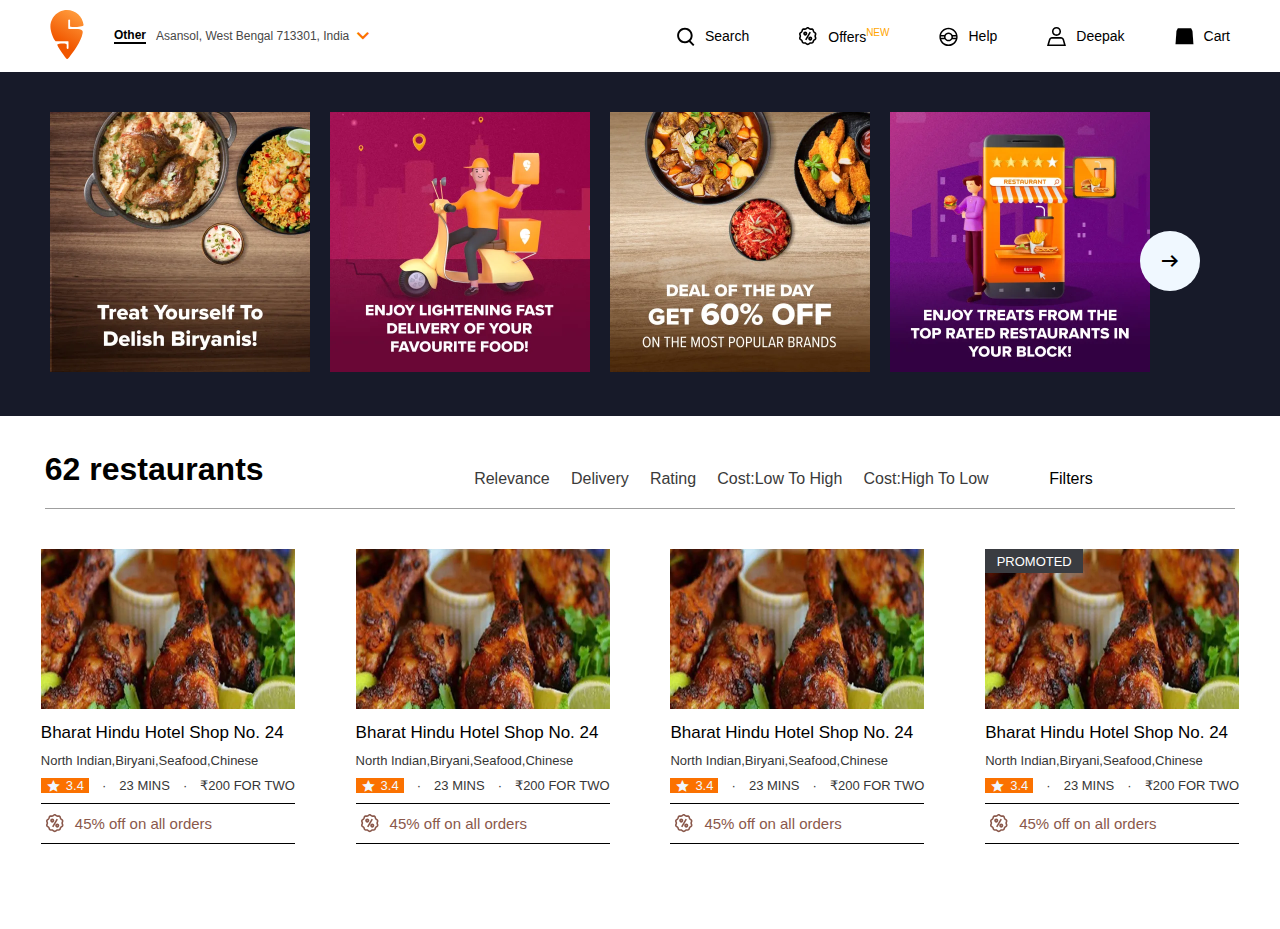
<file: index.html>
<!DOCTYPE html>
<html lang="en">
<head>
    <meta charset="UTF-8">
    <meta http-equiv="X-UA-Compatible" content="IE=edge">
    <meta name="viewport" content="width=device-width, initial-scale=1.0">
    <link rel="stylesheet" href="https://fonts.googleapis.com/css2?family=Material+Symbols+Outlined:opsz,wght,FILL,GRAD@20..48,100..700,0..1,-50..200" />
    <link rel="stylesheet" href="style.css">
    <title>Swiggy Header</title>
</head>
<body>
    <header>
        <nav>
            <div class="first">
                <span>
                    <svg class="_8pSp-" viewBox="0 0 559 825" height="49" width="34" fill="#fc8019"><path fill-rule="evenodd" clip-rule="evenodd" d="M542.92 388.542C546.805 366.526 542.355 349.598 530.881 340.76C513.621 327.466 487.698 320.236 425.954 320.236C380.271 320.236 331.225 320.286 310.268 320.275C308.322 319.894 301.285 317.604 301.02 309.112L300.734 174.289C300.727 165.779 307.531 158.857 315.943 158.839C324.369 158.825 331.204 165.723 331.211 174.226C331.211 174.226 331.421 247.414 331.441 273.424C331.441 275.936 332.892 281.8 338.549 283.328C375.43 293.267 561.865 285.999 558.967 251.804C543.147 109.96 424.476 0 280.394 0C235.021 0 192.065 10.9162 154.026 30.2754C62.9934 77.5955 -1.65904 173.107 0.0324268 283.43C1.23215 361.622 52.2203 500.605 83.434 521.234C97.8202 530.749 116.765 527.228 201.484 527.228C239.903 527.228 275.679 527.355 293.26 527.436C295.087 527.782 304.671 530.001 304.671 538.907L304.894 641.393C304.915 649.907 298.104 656.826 289.678 656.829C281.266 656.843 274.434 649.953 274.42 641.446C274.42 641.446 275.17 600.322 275.17 584.985C275.17 581.435 275.424 575.339 265.178 570.727C231.432 555.553 121.849 564.712 115.701 581.457C113.347 587.899 125.599 612.801 144.459 644.731C170.102 685.624 211.889 747.245 245.601 792.625C261.047 813.417 268.77 823.813 280.467 824.101C292.165 824.389 300.514 814.236 317.213 793.928C383.012 713.909 516.552 537.663 542.92 388.542Z" fill="url(#paint0_linear_19447_66107)"/><defs><linearGradient id="paint0_linear_19447_66107" x1="445.629" y1="63.8626" x2="160.773" y2="537.598" gradientUnits="userSpaceOnUse"><stop stop-color="#FF993A"/><stop offset="1" stop-color="#F15700"/></linearGradient></defs></svg>
                </span>
                <span id="address">
                    Other
                </span>
                <span style="padding-left: 10px;padding-right:0;color:rgb(71, 71, 71)">
                    Asansol, West Bengal 713301, India
                </span>
                <span class="material-symbols-outlined">
                    expand_more
                    </span>
            </div>
            
            <div>
                <span><svg class="_1GTCc" viewBox="5 -1 12 25" height="17" width="17"><path d="M17.6671481,17.1391632 L22.7253317,22.1973467 L20.9226784,24 L15.7041226,18.7814442 C14.1158488,19.8024478 12.225761,20.3946935 10.1973467,20.3946935 C4.56550765,20.3946935 0,15.8291858 0,10.1973467 C0,4.56550765 4.56550765,0 10.1973467,0 C15.8291858,0 20.3946935,4.56550765 20.3946935,10.1973467 C20.3946935,12.8789625 19.3595949,15.3188181 17.6671481,17.1391632 Z M10.1973467,17.8453568 C14.4212261,17.8453568 17.8453568,14.4212261 17.8453568,10.1973467 C17.8453568,5.97346742 14.4212261,2.54933669 10.1973467,2.54933669 C5.97346742,2.54933669 2.54933669,5.97346742 2.54933669,10.1973467 C2.54933669,14.4212261 5.97346742,17.8453568 10.1973467,17.8453568 Z"/></svg><div>Search</div></span>
                <span><svg class="_1GTCc" viewBox="0 0 32 32" height="19" width="19" ><path d="M14.2 2.864l-1.899 1.38c-0.612 0.447-1.35 0.687-2.11 0.687h-2.352c-0.386 0-0.727 0.248-0.845 0.613l-0.728 2.238c-0.235 0.721-0.691 1.348-1.302 1.79l-1.905 1.385c-0.311 0.226-0.442 0.626-0.323 0.991l0.728 2.241c0.232 0.719 0.232 1.492-0.001 2.211l-0.727 2.237c-0.119 0.366 0.011 0.767 0.323 0.994l1.906 1.384c0.61 0.445 1.064 1.070 1.3 1.79l0.728 2.24c0.118 0.365 0.459 0.613 0.844 0.613h2.352c0.759 0 1.497 0.24 2.107 0.685l1.9 1.381c0.313 0.227 0.736 0.227 1.048 0.001l1.9-1.38c0.613-0.447 1.349-0.687 2.11-0.687h2.352c0.384 0 0.726-0.248 0.845-0.615l0.727-2.235c0.233-0.719 0.688-1.346 1.302-1.794l1.904-1.383c0.311-0.226 0.442-0.627 0.323-0.993l-0.728-2.239c-0.232-0.718-0.232-1.49 0.001-2.213l0.727-2.238c0.119-0.364-0.012-0.765-0.324-0.992l-1.901-1.383c-0.614-0.445-1.070-1.074-1.302-1.793l-0.727-2.236c-0.119-0.366-0.461-0.614-0.845-0.614h-2.352c-0.76 0-1.497-0.239-2.107-0.685l-1.903-1.382c-0.313-0.227-0.736-0.226-1.047-0.001zM16.829 0.683l1.907 1.385c0.151 0.11 0.331 0.168 0.521 0.168h2.352c1.551 0 2.927 1 3.408 2.475l0.728 2.241c0.057 0.177 0.169 0.332 0.321 0.442l1.902 1.383c1.258 0.912 1.784 2.531 1.304 4.006l-0.726 2.234c-0.058 0.182-0.058 0.375-0.001 0.552l0.727 2.237c0.48 1.477-0.046 3.096-1.303 4.007l-1.9 1.38c-0.153 0.112-0.266 0.268-0.324 0.447l-0.727 2.237c-0.48 1.477-1.856 2.477-3.408 2.477h-2.352c-0.19 0-0.37 0.058-0.523 0.17l-1.904 1.383c-1.256 0.911-2.956 0.911-4.213-0.001l-1.903-1.384c-0.15-0.11-0.332-0.168-0.521-0.168h-2.352c-1.554 0-2.931-1.001-3.408-2.477l-0.726-2.234c-0.059-0.18-0.173-0.338-0.324-0.448l-1.902-1.381c-1.258-0.912-1.784-2.53-1.304-4.008l0.727-2.235c0.058-0.179 0.058-0.373 0.001-0.551l-0.727-2.236c-0.481-1.476 0.046-3.095 1.302-4.006l1.905-1.385c0.151-0.11 0.264-0.265 0.323-0.444l0.727-2.235c0.478-1.476 1.855-2.477 3.408-2.477h2.352c0.189 0 0.371-0.059 0.523-0.17l1.902-1.383c1.256-0.911 2.956-0.911 4.212 0zM18.967 23.002c-1.907 0-3.453-1.546-3.453-3.453s1.546-3.453 3.453-3.453c1.907 0 3.453 1.546 3.453 3.453s-1.546 3.453-3.453 3.453zM18.967 20.307c0.419 0 0.758-0.339 0.758-0.758s-0.339-0.758-0.758-0.758c-0.419 0-0.758 0.339-0.758 0.758s0.339 0.758 0.758 0.758zM10.545 14.549c-1.907 0-3.453-1.546-3.453-3.453s1.546-3.453 3.453-3.453c1.907 0 3.453 1.546 3.453 3.453s-1.546 3.453-3.453 3.453zM10.545 11.855c0.419 0 0.758-0.339 0.758-0.758s-0.339-0.758-0.758-0.758c-0.419 0-0.758 0.339-0.758 0.758s0.339 0.758 0.758 0.758zM17.78 7.882l2.331 1.352-7.591 13.090-2.331-1.352 7.591-13.090z"/></svg><span style="display:inline; padding: 0;">Offers<sup style="font-size: 10px;">NEW</sup></span></span>
                <span><svg class="_1GTCc" viewBox="6 -1 12 25" height="19" width="19" ><path d="M21.966903,13.2244898 C22.0156989,12.8231523 22.0408163,12.4145094 22.0408163,12 C22.0408163,11.8357822 22.036874,11.6724851 22.029079,11.5101984 L17.8574333,11.5102041 C17.8707569,11.6717062 17.877551,11.8350597 17.877551,12 C17.877551,12.4199029 17.8335181,12.8295214 17.749818,13.2244898 L21.966903,13.2244898 Z M21.5255943,15.1836735 L16.9414724,15.1836735 C15.8950289,16.8045422 14.0728218,17.877551 12,17.877551 C9.92717823,17.877551 8.1049711,16.8045422 7.05852762,15.1836735 L2.47440565,15.1836735 C3.80564362,19.168549 7.56739481,22.0408163 12,22.0408163 C16.4326052,22.0408163 20.1943564,19.168549 21.5255943,15.1836735 Z M21.7400381,9.55102041 C20.6468384,5.18931674 16.7006382,1.95918367 12,1.95918367 C7.2993618,1.95918367 3.3531616,5.18931674 2.25996187,9.55102041 L6.6553883,9.55102041 C7.58404845,7.5276442 9.62792376,6.12244898 12,6.12244898 C14.3720762,6.12244898 16.4159515,7.5276442 17.3446117,9.55102041 L21.7400381,9.55102041 Z M2.03309705,13.2244898 L6.25018203,13.2244898 C6.16648186,12.8295214 6.12244898,12.4199029 6.12244898,12 C6.12244898,11.8350597 6.1292431,11.6717062 6.14256675,11.5102041 L1.97092075,11.5102041 C1.96312595,11.6724851 1.95918367,11.8357822 1.95918367,12 C1.95918367,12.4145094 1.98430112,12.8231523 2.03309705,13.2244898 Z M12,24 C5.372583,24 0,18.627417 0,12 C0,5.372583 5.372583,0 12,0 C18.627417,0 24,5.372583 24,12 C24,18.627417 18.627417,24 12,24 Z M12,15.9183673 C14.1640545,15.9183673 15.9183673,14.1640545 15.9183673,12 C15.9183673,9.83594547 14.1640545,8.08163265 12,8.08163265 C9.83594547,8.08163265 8.08163265,9.83594547 8.08163265,12 C8.08163265,14.1640545 9.83594547,15.9183673 12,15.9183673 Z"/></svg><span style="padding:0;">Help</span></span>
                <span><svg class="_1GTCc" viewBox="6 0 12 24" height="19" width="18" ><path d="M11.9923172,11.2463768 C8.81761115,11.2463768 6.24400341,8.72878961 6.24400341,5.62318841 C6.24400341,2.5175872 8.81761115,0 11.9923172,0 C15.1670232,0 17.740631,2.5175872 17.740631,5.62318841 C17.740631,8.72878961 15.1670232,11.2463768 11.9923172,11.2463768 Z M11.9923172,9.27536232 C14.0542397,9.27536232 15.7257581,7.64022836 15.7257581,5.62318841 C15.7257581,3.60614845 14.0542397,1.97101449 11.9923172,1.97101449 C9.93039471,1.97101449 8.25887628,3.60614845 8.25887628,5.62318841 C8.25887628,7.64022836 9.93039471,9.27536232 11.9923172,9.27536232 Z M24,24 L0,24 L1.21786143,19.7101449 L2.38352552,15.6939891 C2.85911209,14.0398226 4.59284263,12.7536232 6.3530098,12.7536232 L17.6316246,12.7536232 C19.3874139,12.7536232 21.1256928,14.0404157 21.6011089,15.6939891 L22.9903494,20.5259906 C23.0204168,20.63057 23.0450458,20.7352884 23.0641579,20.8398867 L24,24 Z M21.1127477,21.3339312 L21.0851024,21.2122487 C21.0772161,21.1630075 21.0658093,21.1120821 21.0507301,21.0596341 L19.6614896,16.2276325 C19.4305871,15.4245164 18.4851476,14.7246377 17.6316246,14.7246377 L6.3530098,14.7246377 C5.4959645,14.7246377 4.55444948,15.4231177 4.32314478,16.2276325 L2.75521062,21.6811594 L2.65068631,22.0289855 L21.3185825,22.0289855 L21.1127477,21.3339312 Z"/></svg>Deepak</span>
                <span><svg class="_1GTCc _2MSid" viewBox="-1 0 37 32" height="20" width="20" ><path d="M4.438 0l-2.598 5.11-1.84 26.124h34.909l-1.906-26.124-2.597-5.11z"/></svg>Cart</span>
            </div>
        </nav>
    </header>
    <div class="cards">
        <div><a href="#"><img src="images/firstcara.webp" alt="first"></a></div>
        <div><a href="#"><img src="images/secondcara.webp" alt="second"></a></div>
        <div><a href="#"><img src="images/thirdcara.webp" alt="third"></a></div>
        <div><a href="#"><img src="images/fourthcara.webp" alt="fourth"></a></div>
        <div><span class="material-symbols-outlined arrow" style="color:black">
            arrow_right_alt
            </span></div>
    </div>
    <main>
        <div class="strip">
            <div class="n-restaurants">
                <h1 style="padding-bottom: 20px;">62 restaurants</h1>
            </div>
            <div class="filter">
                <span>Relevance</span><span>Delivery</span><span>Rating</span><span>Cost:Low To High</span><span>Cost:High
                    To Low</span>
            </div>
            <div class="more-filters" style="padding-bottom: 20px;">
                <span>Filters</span>
            </div>
        </div>
        <div class="cards-container" >
            <div class="card1">
                <div class="img"><img src="images/Bharat_Hindu_Hotel.webp" alt=""height="160" width="254"></div>
                <h3>Bharat Hindu Hotel Shop No. 24</h3>
                <p>North Indian,Biryani,Seafood,Chinese</p>
                <div class="details"><span><span class="material-symbols-outlined">star</span>3.4</span>·<span>23 MINS</span>·<span>₹200 FOR TWO</span></div>
                <div class="offers"><svg class="_1GTCc" viewBox="0 0 32 32" height="19" width="19" fill="#8a584b"><path d="M14.2 2.864l-1.899 1.38c-0.612 0.447-1.35 0.687-2.11 0.687h-2.352c-0.386 0-0.727 0.248-0.845 0.613l-0.728 2.238c-0.235 0.721-0.691 1.348-1.302 1.79l-1.905 1.385c-0.311 0.226-0.442 0.626-0.323 0.991l0.728 2.241c0.232 0.719 0.232 1.492-0.001 2.211l-0.727 2.237c-0.119 0.366 0.011 0.767 0.323 0.994l1.906 1.384c0.61 0.445 1.064 1.070 1.3 1.79l0.728 2.24c0.118 0.365 0.459 0.613 0.844 0.613h2.352c0.759 0 1.497 0.24 2.107 0.685l1.9 1.381c0.313 0.227 0.736 0.227 1.048 0.001l1.9-1.38c0.613-0.447 1.349-0.687 2.11-0.687h2.352c0.384 0 0.726-0.248 0.845-0.615l0.727-2.235c0.233-0.719 0.688-1.346 1.302-1.794l1.904-1.383c0.311-0.226 0.442-0.627 0.323-0.993l-0.728-2.239c-0.232-0.718-0.232-1.49 0.001-2.213l0.727-2.238c0.119-0.364-0.012-0.765-0.324-0.992l-1.901-1.383c-0.614-0.445-1.070-1.074-1.302-1.793l-0.727-2.236c-0.119-0.366-0.461-0.614-0.845-0.614h-2.352c-0.76 0-1.497-0.239-2.107-0.685l-1.903-1.382c-0.313-0.227-0.736-0.226-1.047-0.001zM16.829 0.683l1.907 1.385c0.151 0.11 0.331 0.168 0.521 0.168h2.352c1.551 0 2.927 1 3.408 2.475l0.728 2.241c0.057 0.177 0.169 0.332 0.321 0.442l1.902 1.383c1.258 0.912 1.784 2.531 1.304 4.006l-0.726 2.234c-0.058 0.182-0.058 0.375-0.001 0.552l0.727 2.237c0.48 1.477-0.046 3.096-1.303 4.007l-1.9 1.38c-0.153 0.112-0.266 0.268-0.324 0.447l-0.727 2.237c-0.48 1.477-1.856 2.477-3.408 2.477h-2.352c-0.19 0-0.37 0.058-0.523 0.17l-1.904 1.383c-1.256 0.911-2.956 0.911-4.213-0.001l-1.903-1.384c-0.15-0.11-0.332-0.168-0.521-0.168h-2.352c-1.554 0-2.931-1.001-3.408-2.477l-0.726-2.234c-0.059-0.18-0.173-0.338-0.324-0.448l-1.902-1.381c-1.258-0.912-1.784-2.53-1.304-4.008l0.727-2.235c0.058-0.179 0.058-0.373 0.001-0.551l-0.727-2.236c-0.481-1.476 0.046-3.095 1.302-4.006l1.905-1.385c0.151-0.11 0.264-0.265 0.323-0.444l0.727-2.235c0.478-1.476 1.855-2.477 3.408-2.477h2.352c0.189 0 0.371-0.059 0.523-0.17l1.902-1.383c1.256-0.911 2.956-0.911 4.212 0zM18.967 23.002c-1.907 0-3.453-1.546-3.453-3.453s1.546-3.453 3.453-3.453c1.907 0 3.453 1.546 3.453 3.453s-1.546 3.453-3.453 3.453zM18.967 20.307c0.419 0 0.758-0.339 0.758-0.758s-0.339-0.758-0.758-0.758c-0.419 0-0.758 0.339-0.758 0.758s0.339 0.758 0.758 0.758zM10.545 14.549c-1.907 0-3.453-1.546-3.453-3.453s1.546-3.453 3.453-3.453c1.907 0 3.453 1.546 3.453 3.453s-1.546 3.453-3.453 3.453zM10.545 11.855c0.419 0 0.758-0.339 0.758-0.758s-0.339-0.758-0.758-0.758c-0.419 0-0.758 0.339-0.758 0.758s0.339 0.758 0.758 0.758zM17.78 7.882l2.331 1.352-7.591 13.090-2.331-1.352 7.591-13.090z"/></svg><span>45% off on all orders</span></div>
                <div class="hidden">Quick View</div>
            </div>
            <div class="card1">
                <div class="img"><img src="images/Bharat_Hindu_Hotel.webp" alt=""height="160" width="254"></div>
                <h3>Bharat Hindu Hotel Shop No. 24</h3>
                <p>North Indian,Biryani,Seafood,Chinese</p>
                <div class="details"><span><span class="material-symbols-outlined">star</span>3.4</span>·<span>23 MINS</span>·<span>₹200 FOR TWO</span></div>
                <div class="offers"><svg class="_1GTCc" viewBox="0 0 32 32" height="19" width="19" fill="#8a584b"><path d="M14.2 2.864l-1.899 1.38c-0.612 0.447-1.35 0.687-2.11 0.687h-2.352c-0.386 0-0.727 0.248-0.845 0.613l-0.728 2.238c-0.235 0.721-0.691 1.348-1.302 1.79l-1.905 1.385c-0.311 0.226-0.442 0.626-0.323 0.991l0.728 2.241c0.232 0.719 0.232 1.492-0.001 2.211l-0.727 2.237c-0.119 0.366 0.011 0.767 0.323 0.994l1.906 1.384c0.61 0.445 1.064 1.070 1.3 1.79l0.728 2.24c0.118 0.365 0.459 0.613 0.844 0.613h2.352c0.759 0 1.497 0.24 2.107 0.685l1.9 1.381c0.313 0.227 0.736 0.227 1.048 0.001l1.9-1.38c0.613-0.447 1.349-0.687 2.11-0.687h2.352c0.384 0 0.726-0.248 0.845-0.615l0.727-2.235c0.233-0.719 0.688-1.346 1.302-1.794l1.904-1.383c0.311-0.226 0.442-0.627 0.323-0.993l-0.728-2.239c-0.232-0.718-0.232-1.49 0.001-2.213l0.727-2.238c0.119-0.364-0.012-0.765-0.324-0.992l-1.901-1.383c-0.614-0.445-1.070-1.074-1.302-1.793l-0.727-2.236c-0.119-0.366-0.461-0.614-0.845-0.614h-2.352c-0.76 0-1.497-0.239-2.107-0.685l-1.903-1.382c-0.313-0.227-0.736-0.226-1.047-0.001zM16.829 0.683l1.907 1.385c0.151 0.11 0.331 0.168 0.521 0.168h2.352c1.551 0 2.927 1 3.408 2.475l0.728 2.241c0.057 0.177 0.169 0.332 0.321 0.442l1.902 1.383c1.258 0.912 1.784 2.531 1.304 4.006l-0.726 2.234c-0.058 0.182-0.058 0.375-0.001 0.552l0.727 2.237c0.48 1.477-0.046 3.096-1.303 4.007l-1.9 1.38c-0.153 0.112-0.266 0.268-0.324 0.447l-0.727 2.237c-0.48 1.477-1.856 2.477-3.408 2.477h-2.352c-0.19 0-0.37 0.058-0.523 0.17l-1.904 1.383c-1.256 0.911-2.956 0.911-4.213-0.001l-1.903-1.384c-0.15-0.11-0.332-0.168-0.521-0.168h-2.352c-1.554 0-2.931-1.001-3.408-2.477l-0.726-2.234c-0.059-0.18-0.173-0.338-0.324-0.448l-1.902-1.381c-1.258-0.912-1.784-2.53-1.304-4.008l0.727-2.235c0.058-0.179 0.058-0.373 0.001-0.551l-0.727-2.236c-0.481-1.476 0.046-3.095 1.302-4.006l1.905-1.385c0.151-0.11 0.264-0.265 0.323-0.444l0.727-2.235c0.478-1.476 1.855-2.477 3.408-2.477h2.352c0.189 0 0.371-0.059 0.523-0.17l1.902-1.383c1.256-0.911 2.956-0.911 4.212 0zM18.967 23.002c-1.907 0-3.453-1.546-3.453-3.453s1.546-3.453 3.453-3.453c1.907 0 3.453 1.546 3.453 3.453s-1.546 3.453-3.453 3.453zM18.967 20.307c0.419 0 0.758-0.339 0.758-0.758s-0.339-0.758-0.758-0.758c-0.419 0-0.758 0.339-0.758 0.758s0.339 0.758 0.758 0.758zM10.545 14.549c-1.907 0-3.453-1.546-3.453-3.453s1.546-3.453 3.453-3.453c1.907 0 3.453 1.546 3.453 3.453s-1.546 3.453-3.453 3.453zM10.545 11.855c0.419 0 0.758-0.339 0.758-0.758s-0.339-0.758-0.758-0.758c-0.419 0-0.758 0.339-0.758 0.758s0.339 0.758 0.758 0.758zM17.78 7.882l2.331 1.352-7.591 13.090-2.331-1.352 7.591-13.090z"/></svg><span>45% off on all orders</span></div>
                <div class="hidden">Quick View</div>
            </div>
            <div class="card1">
                <div class="img"><img src="images/Bharat_Hindu_Hotel.webp" alt=""height="160" width="254"></div>
                <h3>Bharat Hindu Hotel Shop No. 24</h3>
                <p>North Indian,Biryani,Seafood,Chinese</p>
                <div class="details"><span><span class="material-symbols-outlined">star</span>3.4</span>·<span>23 MINS</span>·<span>₹200 FOR TWO</span></div>
                <div class="offers"><svg class="_1GTCc" viewBox="0 0 32 32" height="19" width="19" fill="#8a584b"><path d="M14.2 2.864l-1.899 1.38c-0.612 0.447-1.35 0.687-2.11 0.687h-2.352c-0.386 0-0.727 0.248-0.845 0.613l-0.728 2.238c-0.235 0.721-0.691 1.348-1.302 1.79l-1.905 1.385c-0.311 0.226-0.442 0.626-0.323 0.991l0.728 2.241c0.232 0.719 0.232 1.492-0.001 2.211l-0.727 2.237c-0.119 0.366 0.011 0.767 0.323 0.994l1.906 1.384c0.61 0.445 1.064 1.070 1.3 1.79l0.728 2.24c0.118 0.365 0.459 0.613 0.844 0.613h2.352c0.759 0 1.497 0.24 2.107 0.685l1.9 1.381c0.313 0.227 0.736 0.227 1.048 0.001l1.9-1.38c0.613-0.447 1.349-0.687 2.11-0.687h2.352c0.384 0 0.726-0.248 0.845-0.615l0.727-2.235c0.233-0.719 0.688-1.346 1.302-1.794l1.904-1.383c0.311-0.226 0.442-0.627 0.323-0.993l-0.728-2.239c-0.232-0.718-0.232-1.49 0.001-2.213l0.727-2.238c0.119-0.364-0.012-0.765-0.324-0.992l-1.901-1.383c-0.614-0.445-1.070-1.074-1.302-1.793l-0.727-2.236c-0.119-0.366-0.461-0.614-0.845-0.614h-2.352c-0.76 0-1.497-0.239-2.107-0.685l-1.903-1.382c-0.313-0.227-0.736-0.226-1.047-0.001zM16.829 0.683l1.907 1.385c0.151 0.11 0.331 0.168 0.521 0.168h2.352c1.551 0 2.927 1 3.408 2.475l0.728 2.241c0.057 0.177 0.169 0.332 0.321 0.442l1.902 1.383c1.258 0.912 1.784 2.531 1.304 4.006l-0.726 2.234c-0.058 0.182-0.058 0.375-0.001 0.552l0.727 2.237c0.48 1.477-0.046 3.096-1.303 4.007l-1.9 1.38c-0.153 0.112-0.266 0.268-0.324 0.447l-0.727 2.237c-0.48 1.477-1.856 2.477-3.408 2.477h-2.352c-0.19 0-0.37 0.058-0.523 0.17l-1.904 1.383c-1.256 0.911-2.956 0.911-4.213-0.001l-1.903-1.384c-0.15-0.11-0.332-0.168-0.521-0.168h-2.352c-1.554 0-2.931-1.001-3.408-2.477l-0.726-2.234c-0.059-0.18-0.173-0.338-0.324-0.448l-1.902-1.381c-1.258-0.912-1.784-2.53-1.304-4.008l0.727-2.235c0.058-0.179 0.058-0.373 0.001-0.551l-0.727-2.236c-0.481-1.476 0.046-3.095 1.302-4.006l1.905-1.385c0.151-0.11 0.264-0.265 0.323-0.444l0.727-2.235c0.478-1.476 1.855-2.477 3.408-2.477h2.352c0.189 0 0.371-0.059 0.523-0.17l1.902-1.383c1.256-0.911 2.956-0.911 4.212 0zM18.967 23.002c-1.907 0-3.453-1.546-3.453-3.453s1.546-3.453 3.453-3.453c1.907 0 3.453 1.546 3.453 3.453s-1.546 3.453-3.453 3.453zM18.967 20.307c0.419 0 0.758-0.339 0.758-0.758s-0.339-0.758-0.758-0.758c-0.419 0-0.758 0.339-0.758 0.758s0.339 0.758 0.758 0.758zM10.545 14.549c-1.907 0-3.453-1.546-3.453-3.453s1.546-3.453 3.453-3.453c1.907 0 3.453 1.546 3.453 3.453s-1.546 3.453-3.453 3.453zM10.545 11.855c0.419 0 0.758-0.339 0.758-0.758s-0.339-0.758-0.758-0.758c-0.419 0-0.758 0.339-0.758 0.758s0.339 0.758 0.758 0.758zM17.78 7.882l2.331 1.352-7.591 13.090-2.331-1.352 7.591-13.090z"/></svg><span>45% off on all orders</span></div>
                <div class="hidden">Quick View</div>
            </div>
            <div class="card1">
                <div class="img"> <div class="collar"><div>PROMOTED</div></div><img src="images/Bharat_Hindu_Hotel.webp" alt=""height="160" width="254"></div>
                <h3>Bharat Hindu Hotel Shop No. 24</h3>
                <p>North Indian,Biryani,Seafood,Chinese</p>
                <div class="details"><span><span class="material-symbols-outlined">star</span>3.4</span>·<span>23 MINS</span>·<span>₹200 FOR TWO</span></div>
                <div class="offers"><svg class="_1GTCc" viewBox="0 0 32 32" height="19" width="19" fill="#8a584b"><path d="M14.2 2.864l-1.899 1.38c-0.612 0.447-1.35 0.687-2.11 0.687h-2.352c-0.386 0-0.727 0.248-0.845 0.613l-0.728 2.238c-0.235 0.721-0.691 1.348-1.302 1.79l-1.905 1.385c-0.311 0.226-0.442 0.626-0.323 0.991l0.728 2.241c0.232 0.719 0.232 1.492-0.001 2.211l-0.727 2.237c-0.119 0.366 0.011 0.767 0.323 0.994l1.906 1.384c0.61 0.445 1.064 1.070 1.3 1.79l0.728 2.24c0.118 0.365 0.459 0.613 0.844 0.613h2.352c0.759 0 1.497 0.24 2.107 0.685l1.9 1.381c0.313 0.227 0.736 0.227 1.048 0.001l1.9-1.38c0.613-0.447 1.349-0.687 2.11-0.687h2.352c0.384 0 0.726-0.248 0.845-0.615l0.727-2.235c0.233-0.719 0.688-1.346 1.302-1.794l1.904-1.383c0.311-0.226 0.442-0.627 0.323-0.993l-0.728-2.239c-0.232-0.718-0.232-1.49 0.001-2.213l0.727-2.238c0.119-0.364-0.012-0.765-0.324-0.992l-1.901-1.383c-0.614-0.445-1.070-1.074-1.302-1.793l-0.727-2.236c-0.119-0.366-0.461-0.614-0.845-0.614h-2.352c-0.76 0-1.497-0.239-2.107-0.685l-1.903-1.382c-0.313-0.227-0.736-0.226-1.047-0.001zM16.829 0.683l1.907 1.385c0.151 0.11 0.331 0.168 0.521 0.168h2.352c1.551 0 2.927 1 3.408 2.475l0.728 2.241c0.057 0.177 0.169 0.332 0.321 0.442l1.902 1.383c1.258 0.912 1.784 2.531 1.304 4.006l-0.726 2.234c-0.058 0.182-0.058 0.375-0.001 0.552l0.727 2.237c0.48 1.477-0.046 3.096-1.303 4.007l-1.9 1.38c-0.153 0.112-0.266 0.268-0.324 0.447l-0.727 2.237c-0.48 1.477-1.856 2.477-3.408 2.477h-2.352c-0.19 0-0.37 0.058-0.523 0.17l-1.904 1.383c-1.256 0.911-2.956 0.911-4.213-0.001l-1.903-1.384c-0.15-0.11-0.332-0.168-0.521-0.168h-2.352c-1.554 0-2.931-1.001-3.408-2.477l-0.726-2.234c-0.059-0.18-0.173-0.338-0.324-0.448l-1.902-1.381c-1.258-0.912-1.784-2.53-1.304-4.008l0.727-2.235c0.058-0.179 0.058-0.373 0.001-0.551l-0.727-2.236c-0.481-1.476 0.046-3.095 1.302-4.006l1.905-1.385c0.151-0.11 0.264-0.265 0.323-0.444l0.727-2.235c0.478-1.476 1.855-2.477 3.408-2.477h2.352c0.189 0 0.371-0.059 0.523-0.17l1.902-1.383c1.256-0.911 2.956-0.911 4.212 0zM18.967 23.002c-1.907 0-3.453-1.546-3.453-3.453s1.546-3.453 3.453-3.453c1.907 0 3.453 1.546 3.453 3.453s-1.546 3.453-3.453 3.453zM18.967 20.307c0.419 0 0.758-0.339 0.758-0.758s-0.339-0.758-0.758-0.758c-0.419 0-0.758 0.339-0.758 0.758s0.339 0.758 0.758 0.758zM10.545 14.549c-1.907 0-3.453-1.546-3.453-3.453s1.546-3.453 3.453-3.453c1.907 0 3.453 1.546 3.453 3.453s-1.546 3.453-3.453 3.453zM10.545 11.855c0.419 0 0.758-0.339 0.758-0.758s-0.339-0.758-0.758-0.758c-0.419 0-0.758 0.339-0.758 0.758s0.339 0.758 0.758 0.758zM17.78 7.882l2.331 1.352-7.591 13.090-2.331-1.352 7.591-13.090z"/></svg><span>45% off on all orders</span></div>
                <div class="hidden">Quick View</div>
            </div>

        </div>
    </main>
</body>
</html>
</file>
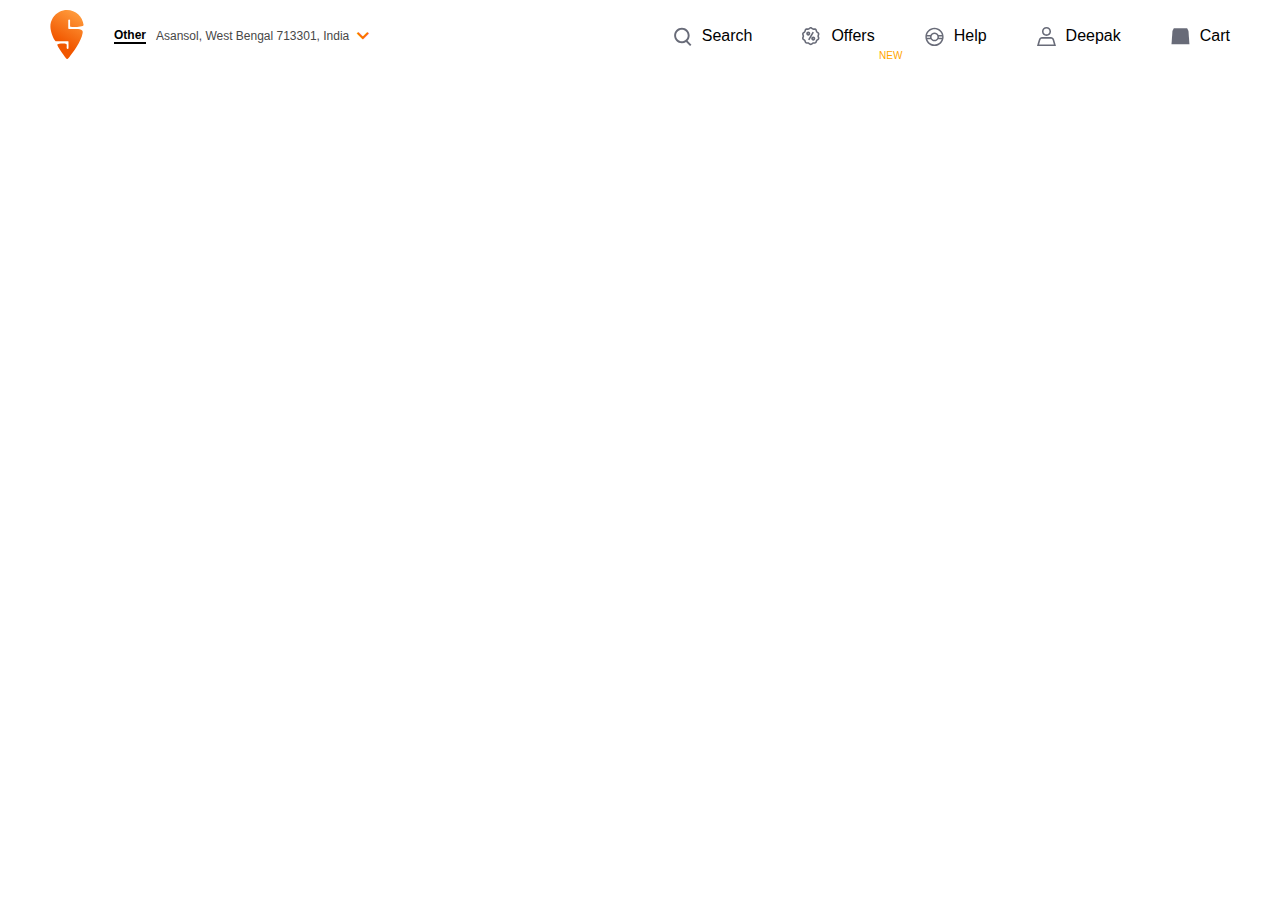
<file: Swiggy_Header.html>
<!DOCTYPE html>
<html lang="en">
<head>
    <meta charset="UTF-8">
    <meta http-equiv="X-UA-Compatible" content="IE=edge">
    <meta name="viewport" content="width=device-width, initial-scale=1.0">
    <link rel="stylesheet" href="https://fonts.googleapis.com/css2?family=Material+Symbols+Outlined:opsz,wght,FILL,GRAD@20..48,100..700,0..1,-50..200" />
    <title>Swiggy Header</title>
    <style>
        body{
            margin:0;
            padding:0; 
            font-family:Arial, Helvetica, sans-serif;       
        }
        nav{
            display: flex;
            justify-content: space-between;
            margin:10px 20px;
            margin-right:30px

        }
        nav div{
            display: flex;
            flex-direction: row;
            align-items: center;
            justify-content: center;
        }
        nav div span{
            padding:0 30px; 
            font-weight:300;
        }
        nav div:nth-child(2) span{
            padding:0 20px; 
            display: flex;
            justify-content: center;
            align-items: center;
        }
        ._1GTCc{
            height: 19px;
            width:19px;
            padding: 0 10px;
        }
        nav div:nth-child(2) span:hover,._1GTCc:hover{
            fill:#fb7100;
            color:#fb7100;

        }
        .first{
            font-size: 12px;
        }
        nav div:first-child span:first-child{
            padding-left: 30px;
        }
        #address{
            margin:0; 
            padding: 0; 
            
            border-bottom:2px solid black;
            font-weight: bolder;
        }
        #address:hover{
            color: #fb7100;
            border-color: #fb7100;
        }
        sup{
            color:orange;
        }
        .material-symbols-outlined{
            color:#fb7100;
            padding:2px;
        }
    </style>
</head>
<body>
    <header>
        <nav>
            <div class="first">
                <span>
                    <svg class="_8pSp-" viewBox="0 0 559 825" height="49" width="34" fill="#fc8019"><path fill-rule="evenodd" clip-rule="evenodd" d="M542.92 388.542C546.805 366.526 542.355 349.598 530.881 340.76C513.621 327.466 487.698 320.236 425.954 320.236C380.271 320.236 331.225 320.286 310.268 320.275C308.322 319.894 301.285 317.604 301.02 309.112L300.734 174.289C300.727 165.779 307.531 158.857 315.943 158.839C324.369 158.825 331.204 165.723 331.211 174.226C331.211 174.226 331.421 247.414 331.441 273.424C331.441 275.936 332.892 281.8 338.549 283.328C375.43 293.267 561.865 285.999 558.967 251.804C543.147 109.96 424.476 0 280.394 0C235.021 0 192.065 10.9162 154.026 30.2754C62.9934 77.5955 -1.65904 173.107 0.0324268 283.43C1.23215 361.622 52.2203 500.605 83.434 521.234C97.8202 530.749 116.765 527.228 201.484 527.228C239.903 527.228 275.679 527.355 293.26 527.436C295.087 527.782 304.671 530.001 304.671 538.907L304.894 641.393C304.915 649.907 298.104 656.826 289.678 656.829C281.266 656.843 274.434 649.953 274.42 641.446C274.42 641.446 275.17 600.322 275.17 584.985C275.17 581.435 275.424 575.339 265.178 570.727C231.432 555.553 121.849 564.712 115.701 581.457C113.347 587.899 125.599 612.801 144.459 644.731C170.102 685.624 211.889 747.245 245.601 792.625C261.047 813.417 268.77 823.813 280.467 824.101C292.165 824.389 300.514 814.236 317.213 793.928C383.012 713.909 516.552 537.663 542.92 388.542Z" fill="url(#paint0_linear_19447_66107)"/><defs><linearGradient id="paint0_linear_19447_66107" x1="445.629" y1="63.8626" x2="160.773" y2="537.598" gradientUnits="userSpaceOnUse"><stop stop-color="#FF993A"/><stop offset="1" stop-color="#F15700"/></linearGradient></defs></svg>
                </span>
                <span id="address">
                    Other
                </span>
                <span style="padding-left: 10px;padding-right:0;color:rgb(71, 71, 71)">
                    Asansol, West Bengal 713301, India
                </span>
                <span class="material-symbols-outlined">
                    expand_more
                    </span>
            </div>
            
            <div>
                <span><svg class="_1GTCc" viewBox="5 -1 12 25" height="17" width="17" fill="#686b78"><path d="M17.6671481,17.1391632 L22.7253317,22.1973467 L20.9226784,24 L15.7041226,18.7814442 C14.1158488,19.8024478 12.225761,20.3946935 10.1973467,20.3946935 C4.56550765,20.3946935 0,15.8291858 0,10.1973467 C0,4.56550765 4.56550765,0 10.1973467,0 C15.8291858,0 20.3946935,4.56550765 20.3946935,10.1973467 C20.3946935,12.8789625 19.3595949,15.3188181 17.6671481,17.1391632 Z M10.1973467,17.8453568 C14.4212261,17.8453568 17.8453568,14.4212261 17.8453568,10.1973467 C17.8453568,5.97346742 14.4212261,2.54933669 10.1973467,2.54933669 C5.97346742,2.54933669 2.54933669,5.97346742 2.54933669,10.1973467 C2.54933669,14.4212261 5.97346742,17.8453568 10.1973467,17.8453568 Z"/></svg>Search</span>
                <span><svg class="_1GTCc" viewBox="0 0 32 32" height="19" width="19" fill="#686b78"><path d="M14.2 2.864l-1.899 1.38c-0.612 0.447-1.35 0.687-2.11 0.687h-2.352c-0.386 0-0.727 0.248-0.845 0.613l-0.728 2.238c-0.235 0.721-0.691 1.348-1.302 1.79l-1.905 1.385c-0.311 0.226-0.442 0.626-0.323 0.991l0.728 2.241c0.232 0.719 0.232 1.492-0.001 2.211l-0.727 2.237c-0.119 0.366 0.011 0.767 0.323 0.994l1.906 1.384c0.61 0.445 1.064 1.070 1.3 1.79l0.728 2.24c0.118 0.365 0.459 0.613 0.844 0.613h2.352c0.759 0 1.497 0.24 2.107 0.685l1.9 1.381c0.313 0.227 0.736 0.227 1.048 0.001l1.9-1.38c0.613-0.447 1.349-0.687 2.11-0.687h2.352c0.384 0 0.726-0.248 0.845-0.615l0.727-2.235c0.233-0.719 0.688-1.346 1.302-1.794l1.904-1.383c0.311-0.226 0.442-0.627 0.323-0.993l-0.728-2.239c-0.232-0.718-0.232-1.49 0.001-2.213l0.727-2.238c0.119-0.364-0.012-0.765-0.324-0.992l-1.901-1.383c-0.614-0.445-1.070-1.074-1.302-1.793l-0.727-2.236c-0.119-0.366-0.461-0.614-0.845-0.614h-2.352c-0.76 0-1.497-0.239-2.107-0.685l-1.903-1.382c-0.313-0.227-0.736-0.226-1.047-0.001zM16.829 0.683l1.907 1.385c0.151 0.11 0.331 0.168 0.521 0.168h2.352c1.551 0 2.927 1 3.408 2.475l0.728 2.241c0.057 0.177 0.169 0.332 0.321 0.442l1.902 1.383c1.258 0.912 1.784 2.531 1.304 4.006l-0.726 2.234c-0.058 0.182-0.058 0.375-0.001 0.552l0.727 2.237c0.48 1.477-0.046 3.096-1.303 4.007l-1.9 1.38c-0.153 0.112-0.266 0.268-0.324 0.447l-0.727 2.237c-0.48 1.477-1.856 2.477-3.408 2.477h-2.352c-0.19 0-0.37 0.058-0.523 0.17l-1.904 1.383c-1.256 0.911-2.956 0.911-4.213-0.001l-1.903-1.384c-0.15-0.11-0.332-0.168-0.521-0.168h-2.352c-1.554 0-2.931-1.001-3.408-2.477l-0.726-2.234c-0.059-0.18-0.173-0.338-0.324-0.448l-1.902-1.381c-1.258-0.912-1.784-2.53-1.304-4.008l0.727-2.235c0.058-0.179 0.058-0.373 0.001-0.551l-0.727-2.236c-0.481-1.476 0.046-3.095 1.302-4.006l1.905-1.385c0.151-0.11 0.264-0.265 0.323-0.444l0.727-2.235c0.478-1.476 1.855-2.477 3.408-2.477h2.352c0.189 0 0.371-0.059 0.523-0.17l1.902-1.383c1.256-0.911 2.956-0.911 4.212 0zM18.967 23.002c-1.907 0-3.453-1.546-3.453-3.453s1.546-3.453 3.453-3.453c1.907 0 3.453 1.546 3.453 3.453s-1.546 3.453-3.453 3.453zM18.967 20.307c0.419 0 0.758-0.339 0.758-0.758s-0.339-0.758-0.758-0.758c-0.419 0-0.758 0.339-0.758 0.758s0.339 0.758 0.758 0.758zM10.545 14.549c-1.907 0-3.453-1.546-3.453-3.453s1.546-3.453 3.453-3.453c1.907 0 3.453 1.546 3.453 3.453s-1.546 3.453-3.453 3.453zM10.545 11.855c0.419 0 0.758-0.339 0.758-0.758s-0.339-0.758-0.758-0.758c-0.419 0-0.758 0.339-0.758 0.758s0.339 0.758 0.758 0.758zM17.78 7.882l2.331 1.352-7.591 13.090-2.331-1.352 7.591-13.090z"/></svg>Offers<sup style="font-size: 10px; position: absolute; top:5.5%; right: 29.5%;">NEW</sup></span>
                <span><svg class="_1GTCc" viewBox="6 -1 12 25" height="19" width="19" fill="#686b78"><path d="M21.966903,13.2244898 C22.0156989,12.8231523 22.0408163,12.4145094 22.0408163,12 C22.0408163,11.8357822 22.036874,11.6724851 22.029079,11.5101984 L17.8574333,11.5102041 C17.8707569,11.6717062 17.877551,11.8350597 17.877551,12 C17.877551,12.4199029 17.8335181,12.8295214 17.749818,13.2244898 L21.966903,13.2244898 Z M21.5255943,15.1836735 L16.9414724,15.1836735 C15.8950289,16.8045422 14.0728218,17.877551 12,17.877551 C9.92717823,17.877551 8.1049711,16.8045422 7.05852762,15.1836735 L2.47440565,15.1836735 C3.80564362,19.168549 7.56739481,22.0408163 12,22.0408163 C16.4326052,22.0408163 20.1943564,19.168549 21.5255943,15.1836735 Z M21.7400381,9.55102041 C20.6468384,5.18931674 16.7006382,1.95918367 12,1.95918367 C7.2993618,1.95918367 3.3531616,5.18931674 2.25996187,9.55102041 L6.6553883,9.55102041 C7.58404845,7.5276442 9.62792376,6.12244898 12,6.12244898 C14.3720762,6.12244898 16.4159515,7.5276442 17.3446117,9.55102041 L21.7400381,9.55102041 Z M2.03309705,13.2244898 L6.25018203,13.2244898 C6.16648186,12.8295214 6.12244898,12.4199029 6.12244898,12 C6.12244898,11.8350597 6.1292431,11.6717062 6.14256675,11.5102041 L1.97092075,11.5102041 C1.96312595,11.6724851 1.95918367,11.8357822 1.95918367,12 C1.95918367,12.4145094 1.98430112,12.8231523 2.03309705,13.2244898 Z M12,24 C5.372583,24 0,18.627417 0,12 C0,5.372583 5.372583,0 12,0 C18.627417,0 24,5.372583 24,12 C24,18.627417 18.627417,24 12,24 Z M12,15.9183673 C14.1640545,15.9183673 15.9183673,14.1640545 15.9183673,12 C15.9183673,9.83594547 14.1640545,8.08163265 12,8.08163265 C9.83594547,8.08163265 8.08163265,9.83594547 8.08163265,12 C8.08163265,14.1640545 9.83594547,15.9183673 12,15.9183673 Z"/></svg>Help</span>
                <span><svg class="_1GTCc" viewBox="6 0 12 24" height="19" width="18" fill="#686b78"><path d="M11.9923172,11.2463768 C8.81761115,11.2463768 6.24400341,8.72878961 6.24400341,5.62318841 C6.24400341,2.5175872 8.81761115,0 11.9923172,0 C15.1670232,0 17.740631,2.5175872 17.740631,5.62318841 C17.740631,8.72878961 15.1670232,11.2463768 11.9923172,11.2463768 Z M11.9923172,9.27536232 C14.0542397,9.27536232 15.7257581,7.64022836 15.7257581,5.62318841 C15.7257581,3.60614845 14.0542397,1.97101449 11.9923172,1.97101449 C9.93039471,1.97101449 8.25887628,3.60614845 8.25887628,5.62318841 C8.25887628,7.64022836 9.93039471,9.27536232 11.9923172,9.27536232 Z M24,24 L0,24 L1.21786143,19.7101449 L2.38352552,15.6939891 C2.85911209,14.0398226 4.59284263,12.7536232 6.3530098,12.7536232 L17.6316246,12.7536232 C19.3874139,12.7536232 21.1256928,14.0404157 21.6011089,15.6939891 L22.9903494,20.5259906 C23.0204168,20.63057 23.0450458,20.7352884 23.0641579,20.8398867 L24,24 Z M21.1127477,21.3339312 L21.0851024,21.2122487 C21.0772161,21.1630075 21.0658093,21.1120821 21.0507301,21.0596341 L19.6614896,16.2276325 C19.4305871,15.4245164 18.4851476,14.7246377 17.6316246,14.7246377 L6.3530098,14.7246377 C5.4959645,14.7246377 4.55444948,15.4231177 4.32314478,16.2276325 L2.75521062,21.6811594 L2.65068631,22.0289855 L21.3185825,22.0289855 L21.1127477,21.3339312 Z"/></svg>Deepak</span>
                <span><svg class="_1GTCc _2MSid" viewBox="-1 0 37 32" height="20" width="20" fill="#686b78"><path d="M4.438 0l-2.598 5.11-1.84 26.124h34.909l-1.906-26.124-2.597-5.11z"/></svg>Cart</span>
            </div>
        </nav>
    </header>
</body>
</html>
</file>
<file: style.css>
body{
    margin:0;
    padding:0; 
    font-family:Arial, Helvetica, sans-serif;       
}
nav{
    display: flex;
    justify-content: space-between;
    margin:10px 20px;
    margin-right:30px

}
nav div{
    display: flex;
    flex-direction: row;
    align-items: center;
    justify-content: center;
}
nav div span{
    padding:0 30px; 
    font-weight:300;
}
nav div:nth-child(2) span{
    padding:0 20px; 
    display: flex;
    justify-content: center;
    align-items: center;
    font-size: 14px;
}
._1GTCc{
    height: 19px;
    width:19px;
    padding: 0 10px;
}
nav div:nth-child(2) span:hover,._1GTCc:hover{
    fill:#fb7100;
    color:#fb7100;

}
.first{
    font-size: 12px;
}
nav div:first-child span:first-child{
    padding-left: 30px;
}
#address{
    margin:0; 
    padding: 0; 
    
    border-bottom:2px solid black;
    font-weight: bolder;
}
#address:hover{
    color: #fb7100;
    border-color: #fb7100;
}
sup{
    color:orange;
}

nav .first .material-symbols-outlined{
    color:#fb7100;
    padding:2px;
}
.cards{
    display: flex;
    flex-direction: row;
    justify-content: space-around;
    
    padding:40px 40px;
    background-color: #171a29;
}
.cards div a img{
    height:260px;
    width:260px;

}
.arrow{
    padding:5px;
    display: flex;
    align-items: center;
    justify-content: center;
    background-color: aliceblue;
    height:50px;
    width:50px;
    border-radius: 30px;
    position: relative;
    top:45%;
    right:50%;
    cursor: pointer;
}
h1{
    padding: 0;
    margin:0;
}
main{
    display: flex;
    flex-direction: column;
    justify-content: center;
    align-items: center;
    width:100%;
}
main .strip{
    display: flex;
    gap:50px;
    padding-top: 35px;
    
    width:93%;
    border-bottom: 0.5px solid rgba(83, 83, 83, 0.555);

    
}

main .strip .filter{
    display: flex;
    justify-content: space-around;
    align-items: flex-end;
    padding-left:150px;
    width:45%;
    color:rgb(58, 58, 58);
    padding-bottom: 0;
   
}
.filter span{
    padding-bottom: 20px;
    position: relative;
}
.filter span:hover{
    color:rgb(14, 14, 14);
    cursor: pointer;
}
.filter span:active{
    padding-bottom: 19px;
    border-bottom: 1px solid #171a29;
}
main .strip .more-filters{
    display: flex;
    padding-right: 30px;
    padding-bottom: 20px;
    align-items: flex-end;
}
.cards-container{
    display: flex;
    flex-wrap: wrap;
    justify-content: space-evenly;
    width:100%;
    margin: 10px;
    padding: 10px;
}
.cards-container .card1{
    display: flex;
    flex-direction: column;
    padding:20px;
    gap:10px;

}
.cards-container .card1:hover{
    padding: 19px;
    border: 1px solid #d3d5df;
    box-shadow: 0 4px 7px 0 rgba(218,220,230,.6);
}
.collar{
    background: rgb(58, 60, 65); 
    color: rgb(255, 255, 255); 
    border-color: rgb(30, 32, 35) transparent;
    font-size: 13px;
    padding: 5px 9px 4px;
    width:80px;
    height:15px;
    text-align: center;
    position: absolute;
}
.cards-container .card1 h3{
    font-size: 17px;
    font-family: Arial, Helvetica, sans-serif;
    font-weight: 500;
    margin:0;
    padding: 0;
}
.cards-container .card1 p{
    font-size: 13px;
    font-family: Arial, Helvetica, sans-serif;
    color: #363636;
    margin:0;
    padding: 0;
}
.details{
    display: flex;
    justify-content: space-between;
    font-size: 13px;
    font-family: Arial, Helvetica, sans-serif;
    color:#363636
}
.details span:first-child{
    padding: 0 5px;
    display: flex;
    align-items: center;
    background-color: #fb7100;
    color:aliceblue;
    gap:5px;
    font-weight: 500;

}
.details span span.material-symbols-outlined{
    
    font-variation-settings: 'FILL' 1;
    padding: 0;
    margin: 0;
    font-size: 15px;
}
.offers{
    display: flex;
    justify-content: flex-start;
    align-items: center;
    font-size:15px;
    color:#8a584b;
    padding: 10px 5px;
    border-top: 1px solid black ;
    border-bottom: 1px solid black ;
}
.offers ._1GTCc{
    padding-left: 0;
}
.hidden{
    font-size: 13px;
    color: blue;
    padding:10px;
    text-align: center;
    visibility: hidden;
}
.card1:hover .hidden{
    visibility: visible;
}
</file>
